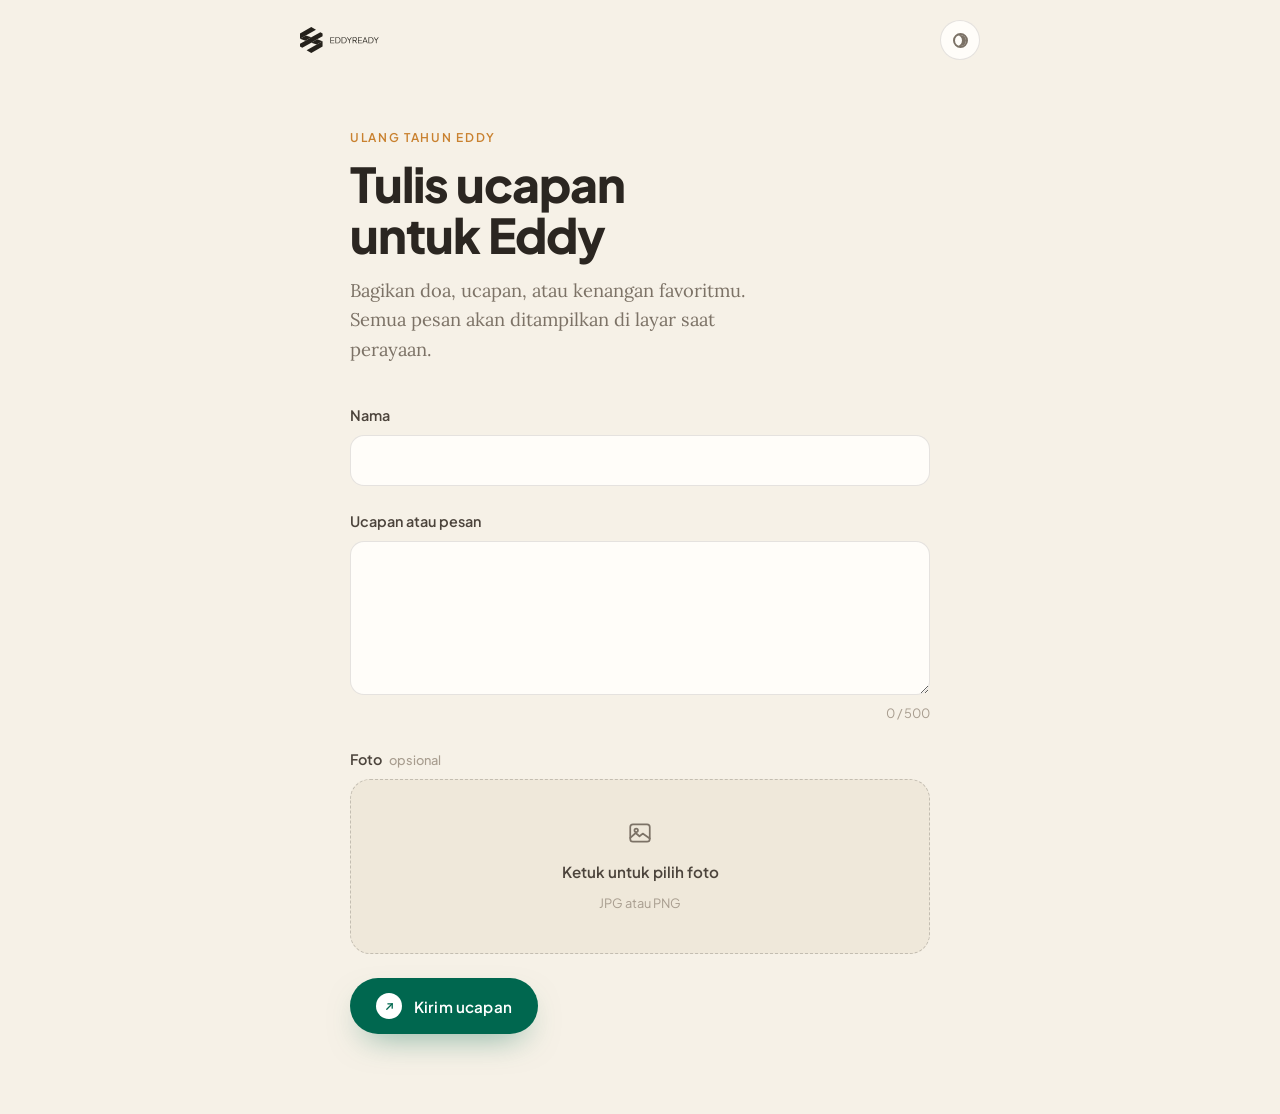
<file: kata-kata/index.html>
<!--
  kata-kata/index.html — the birthday message SUBMISSION form
  ============================================================
  Lives at /kata-kata (Netlify serves this folder's index.html there).
  This page does ONE thing: let someone send a birthday message (name +
  words + an optional photo). No message wall here — that's /ucapan.

  Asset paths are root-relative ("/assets/...") because this file sits in a
  subfolder; root-relative keeps them pointing at the same shared files the
  rest of the site uses.
-->
<!DOCTYPE html>
<html lang="id" data-page="form">
<head>
  <meta charset="UTF-8" />
  <meta name="viewport" content="width=device-width, initial-scale=1.0" />
  <title>Tulis Ucapan — EddyReady</title>
  <meta name="description" content="Kirim ucapan ulang tahun untuk Eddy. Tulis pesan, doa, atau kenangan favoritmu." />

  <!-- Apply a saved / URL-chosen theme BEFORE the page paints, so there's
       no flash of the wrong mode. This page has no hard default, so if the
       visitor hasn't chosen, it follows their device (OS) setting. -->
  <script>
    (function () {
      try {
        var p = new URLSearchParams(location.search).get("theme");
        var s = localStorage.getItem("er-theme");
        var c = p || s;
        if (c === "light" || c === "dark") {
          document.documentElement.setAttribute("data-theme", c);
        }
        if (p) localStorage.setItem("er-theme", p);
      } catch (e) {}
    })();
  </script>

  <link rel="icon" type="image/svg+xml" href="/assets/images/favicon.svg" />
  <link rel="apple-touch-icon" href="/assets/images/apple-touch-icon.png" />

  <!-- Fonts: Plus Jakarta Sans (UI) + Lora (serif, for prose/messages only) -->
  <link rel="preconnect" href="https://fonts.googleapis.com" />
  <link rel="preconnect" href="https://fonts.gstatic.com" crossorigin />
  <!-- Fonts load WITHOUT blocking first paint. A plain <link rel="stylesheet">
       to a third party is a single point of failure: if fonts.googleapis.com
       is slow or unreachable the browser shows nothing until it gives up,
       which looks like the page is stuck loading. The media="print" trick
       lets the page render immediately in the fallback font and swaps the
       webfont in when it arrives; <noscript> covers JS-disabled browsers. -->
  <link rel="preload" as="style" href="https://fonts.googleapis.com/css2?family=Plus+Jakarta+Sans:wght@400;500;600;700;800&family=Lora:ital,wght@0,400..600;1,400..600&display=swap" />
  <link rel="stylesheet" href="https://fonts.googleapis.com/css2?family=Plus+Jakarta+Sans:wght@400;500;600;700;800&family=Lora:ital,wght@0,400..600;1,400..600&display=swap" media="print" onload="this.media='all'" />
  <noscript><link rel="stylesheet" href="https://fonts.googleapis.com/css2?family=Plus+Jakarta+Sans:wght@400;500;600;700;800&family=Lora:ital,wght@0,400..600;1,400..600&display=swap" /></noscript>

  <!-- Shared brand tokens, then the warm light/dark layer, then this page. -->
  <link rel="stylesheet" href="/assets/css/tokens.css?v=1.0.3" />
  <link rel="stylesheet" href="/assets/css/warm.css?v=1.0.3" />
  <link rel="stylesheet" href="/assets/css/form.css?v=1.0.3" />
</head>
<body>

  <!-- Slim top bar: wordmark + theme toggle -->
  <header class="topbar">
    <a class="topbar-brand" href="/" aria-label="EddyReady — beranda">
      <img src="/assets/images/eddyready-logo-white.svg" alt="EddyReady" width="381" height="125" class="topbar-logo" />
    </a>
    <button class="theme-toggle" id="theme-toggle" type="button" aria-label="Ganti mode terang / gelap"></button>
  </header>

  <main class="form-page">

    <!-- The "stage" holds two panels — the form and the thank-you message —
         and crossfades between them on successful submit. -->
    <div class="stage" id="stage">

      <!-- ============ PANEL 1: the form ============ -->
      <section class="panel panel-form" id="panel-form" aria-labelledby="form-heading">
        <p class="eyebrow">Ulang tahun Eddy</p>
        <h1 class="form-heading" id="form-heading">Tulis ucapan<br />untuk Eddy</h1>
        <p class="form-lede">
          Bagikan doa, ucapan, atau kenangan favoritmu. Semua pesan akan
          ditampilkan di layar saat perayaan.
        </p>

        <form class="message-form" id="message-form" novalidate>

          <!-- Name -->
          <div class="field" data-field="name">
            <label class="field-label" for="name">Nama</label>
            <input class="field-input" id="name" name="name" type="text"
                   maxlength="60" autocomplete="name" required
                   aria-describedby="name-error" />
            <p class="field-error" id="name-error" role="alert" hidden></p>
          </div>

          <!-- Message -->
          <div class="field" data-field="message">
            <label class="field-label" for="message">Ucapan atau pesan</label>
            <textarea class="field-input field-textarea" id="message" name="message"
                      maxlength="500" rows="5" required
                      aria-describedby="message-error message-count"></textarea>
            <div class="field-meta">
              <p class="field-error" id="message-error" role="alert" hidden></p>
              <span class="char-count" id="message-count" aria-hidden="true">0 / 500</span>
            </div>
          </div>

          <!-- Photo (optional) -->
          <div class="field" data-field="photo">
            <span class="field-label" id="photo-label">
              Foto <span class="field-optional">opsional</span>
            </span>

            <!-- The real <input> is visually hidden; the dropzone <label>
                 is what people see and tap. On a phone, tapping opens the
                 photo picker (camera or library). -->
            <input class="visually-hidden" id="photo" name="photo" type="file"
                   accept="image/*" aria-describedby="photo-error" />

            <label class="dropzone" id="dropzone" for="photo">
              <span class="dropzone-icon" aria-hidden="true">
                <!-- simple "image" glyph — a framed picture with a sun/hill -->
                <svg width="26" height="26" viewBox="0 0 24 24" fill="none"
                     stroke="currentColor" stroke-width="1.6"
                     stroke-linecap="round" stroke-linejoin="round">
                  <rect x="3" y="4" width="18" height="16" rx="2.5" />
                  <circle cx="8.5" cy="9.5" r="1.6" />
                  <path d="M3 16.5 8 12l3.5 3 3-2.5L21 17" />
                </svg>
              </span>
              <span class="dropzone-text">Ketuk untuk pilih foto</span>
              <span class="dropzone-hint">JPG atau PNG</span>
            </label>

            <!-- Preview state — revealed once a photo is chosen. -->
            <div class="photo-preview" id="photo-preview" hidden>
              <div class="photo-preview-frame">
                <img class="photo-preview-img" id="photo-preview-img" alt="Pratinjau foto yang dipilih" />
                <!-- A slim progress bar along the bottom of the still-visible
                     photo during upload — see form.js. -->
                <div class="upload-veil" id="upload-veil" aria-hidden="true" hidden>
                  <div class="upload-bar-fill" id="upload-fill"></div>
                </div>
              </div>
              <div class="photo-preview-meta">
                <span class="photo-name" id="photo-name"></span>
                <button class="photo-remove" id="photo-remove" type="button">Hapus</button>
              </div>
            </div>

            <p class="field-error" id="photo-error" role="alert" hidden></p>
          </div>

          <!-- Submit — a real state machine (idle → sending → success),
               not just a disabled button. The label crossfades between
               states; see form.js. -->
          <button class="submit-btn" id="submit-btn" type="submit">
            <span class="submit-btn-inner" id="submit-btn-inner">
              <span class="submit-btn-dot" aria-hidden="true">
                <svg width="13" height="13" viewBox="0 0 24 24" fill="none"
                     stroke="currentColor" stroke-width="2.4"
                     stroke-linecap="round" stroke-linejoin="round">
                  <path d="M7 17 17 7" /><path d="M9 7h8v8" />
                </svg>
              </span>
              <span class="submit-btn-label" id="submit-btn-label">Kirim ucapan</span>
            </span>
          </button>

          <!-- A place for "something went wrong" messages after submit. -->
          <p class="form-error" id="form-error" role="alert" hidden></p>
        </form>
      </section>

      <!-- ============ PANEL 2: the thank-you (hidden until success) ============ -->
      <section class="panel panel-thanks" id="panel-thanks" hidden aria-labelledby="thanks-heading">
        <span class="thanks-mark" aria-hidden="true">
          <!-- a hand-drawn check inside a soft ring -->
          <svg width="34" height="34" viewBox="0 0 24 24" fill="none"
               stroke="currentColor" stroke-width="2"
               stroke-linecap="round" stroke-linejoin="round">
            <path d="M5 12.5 10 17.5 19.5 7" />
          </svg>
        </span>
        <h2 class="thanks-heading" id="thanks-heading">Ucapanmu sudah terkirim</h2>
        <p class="thanks-lede">
          Terima kasih sudah ikut merayakan. Pesanmu akan muncul di layar
          perayaan bersama ucapan yang lain.
        </p>
        <div class="thanks-actions">
          <button class="text-btn" id="write-again" type="button">Tulis ucapan lain</button>
          <a class="text-btn text-btn-quiet" href="/ucapan">Lihat semua ucapan</a>
        </div>
      </section>

    </div>
  </main>

  <script type="module" src="/assets/js/form.js?v=1.0.3"></script>
</body>
</html>
</file>
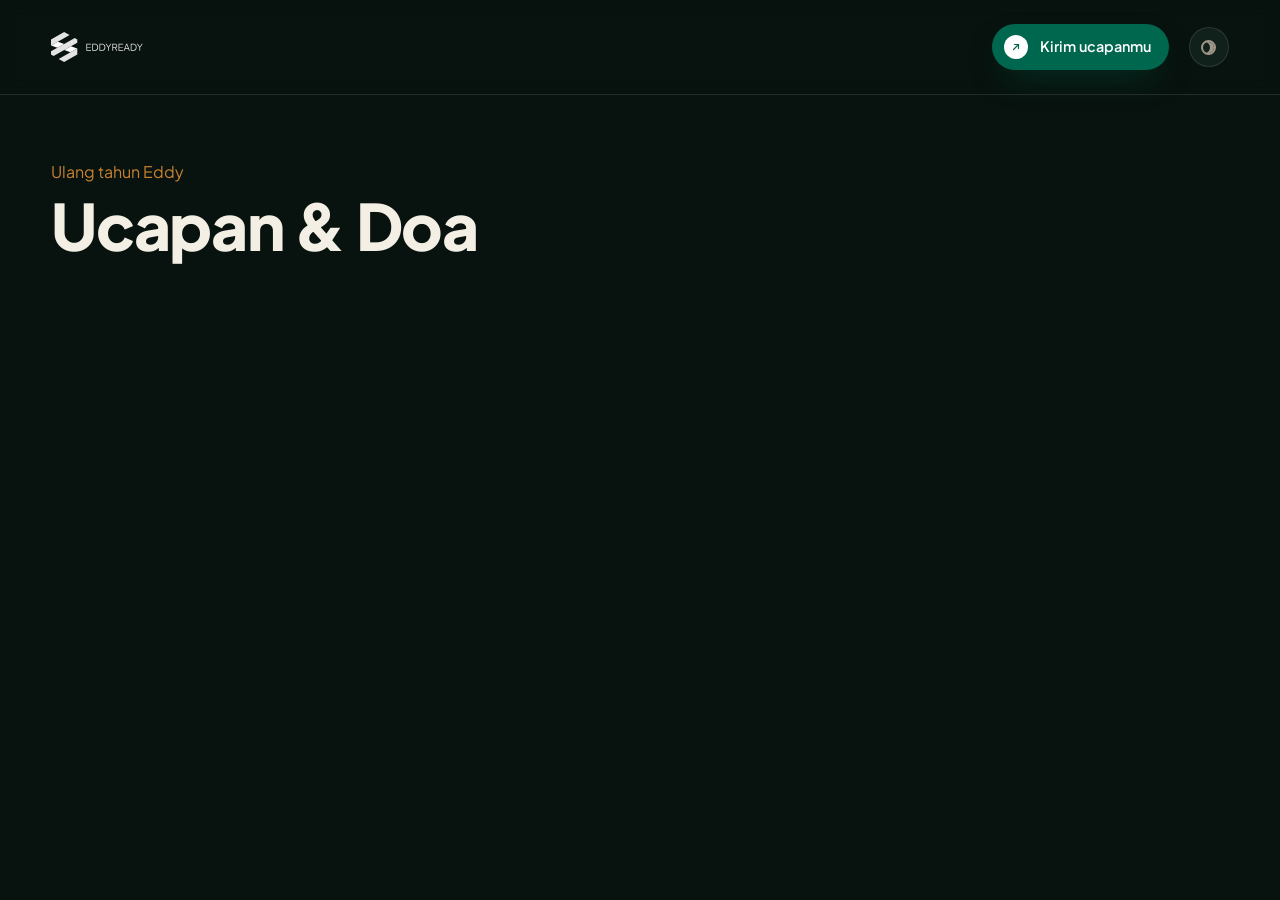
<file: ucapan/index.html>
<!--
  ucapan/index.html — the birthday message DISPLAY WALL
  =====================================================
  Lives at /ucapan. Shows every submitted message as a card, newest first,
  and subscribes to Supabase Realtime so new submissions animate in live —
  no refresh. Built to be projected on a screen during the event: large,
  high-contrast, readable from across a room. Defaults to the dark forest
  look (best on a projector); a toggle / ?theme=light still switches it.
-->
<!DOCTYPE html>
<html lang="id" data-page="wall">
<head>
  <meta charset="UTF-8" />
  <meta name="viewport" content="width=device-width, initial-scale=1.0" />
  <title>Ucapan untuk Eddy — EddyReady</title>
  <meta name="description" content="Dinding ucapan ulang tahun untuk Eddy — semua pesan dan doa dari teman dan keluarga." />

  <!-- Apply the theme BEFORE paint. This page HARD-DEFAULTS to dark (for the
       projector), unless a saved choice or ?theme= overrides it. -->
  <script>
    (function () {
      try {
        var p = new URLSearchParams(location.search).get("theme");
        var s = localStorage.getItem("er-theme");
        var c = p || s || "dark"; // ← wall defaults to dark
        if (c === "light" || c === "dark") {
          document.documentElement.setAttribute("data-theme", c);
        }
        if (p) localStorage.setItem("er-theme", p);
      } catch (e) {
        document.documentElement.setAttribute("data-theme", "dark");
      }
    })();
  </script>

  <link rel="icon" type="image/svg+xml" href="/assets/images/favicon.svg" />
  <link rel="apple-touch-icon" href="/assets/images/apple-touch-icon.png" />

  <link rel="preconnect" href="https://fonts.googleapis.com" />
  <link rel="preconnect" href="https://fonts.gstatic.com" crossorigin />
  <!-- Fonts load WITHOUT blocking first paint. A plain <link rel="stylesheet">
       to a third party is a single point of failure: if fonts.googleapis.com
       is slow or unreachable the browser shows nothing until it gives up,
       which looks like the page is stuck loading. The media="print" trick
       lets the page render immediately in the fallback font and swaps the
       webfont in when it arrives; <noscript> covers JS-disabled browsers. -->
  <link rel="preload" as="style" href="https://fonts.googleapis.com/css2?family=Plus+Jakarta+Sans:wght@400;500;600;700;800&family=Lora:ital,wght@0,400..600;1,400..600&display=swap" />
  <link rel="stylesheet" href="https://fonts.googleapis.com/css2?family=Plus+Jakarta+Sans:wght@400;500;600;700;800&family=Lora:ital,wght@0,400..600;1,400..600&display=swap" media="print" onload="this.media='all'" />
  <noscript><link rel="stylesheet" href="https://fonts.googleapis.com/css2?family=Plus+Jakarta+Sans:wght@400;500;600;700;800&family=Lora:ital,wght@0,400..600;1,400..600&display=swap" /></noscript>

  <link rel="stylesheet" href="/assets/css/tokens.css?v=1.0.3" />
  <link rel="stylesheet" href="/assets/css/warm.css?v=1.0.3" />
  <link rel="stylesheet" href="/assets/css/wall.css?v=1.0.3" />
</head>
<body>

  <header class="wall-header">
    <!-- Clicking the logo goes back to the home page. -->
    <a class="wall-logo-link" href="/" aria-label="EddyReady — beranda">
      <img src="/assets/images/eddyready-logo-white.svg" alt="EddyReady" width="381" height="125" class="wall-logo" />
    </a>

    <div class="wall-header-aside">
      <!-- "Kirim ucapanmu" is now a button to the submission page, with no
           raw URL shown. -->
      <a class="wall-submit-btn" href="/kata-kata">
        <span class="wall-submit-dot" aria-hidden="true">
          <svg width="12" height="12" viewBox="0 0 24 24" fill="none" stroke="currentColor" stroke-width="2.4" stroke-linecap="round" stroke-linejoin="round">
            <path d="M7 17 17 7" /><path d="M9 7h8v8" />
          </svg>
        </span>
        Kirim ucapanmu
      </a>
      <button class="theme-toggle" id="theme-toggle" type="button" aria-label="Ganti mode terang / gelap"></button>
    </div>
  </header>

  <!-- Title block, now its own section below the header bar. -->
  <section class="wall-intro">
    <p class="eyebrow">Ulang tahun Eddy</p>
    <h1 class="wall-title">Ucapan &amp; Doa</h1>
  </section>

  <main class="wall">
    <!-- Cards are injected here by wall.js, newest first. -->
    <div class="wall-grid" id="wall-grid" aria-live="polite" aria-label="Ucapan ulang tahun"></div>

    <!-- Shown when there are no messages yet. -->
    <div class="wall-empty" id="wall-empty" hidden>
      <p class="wall-empty-title">Belum ada ucapan</p>
      <p class="wall-empty-lede">Jadilah yang pertama mengirim ucapan di eddyready.id/kata-kata</p>
    </div>

    <!-- Shown if the Supabase keys haven't been filled in yet. -->
    <div class="wall-notice" id="wall-notice" hidden>
      <p class="wall-notice-title">Dinding belum terhubung ke database</p>
      <p class="wall-notice-lede">Isi kunci Supabase di assets/js/supabase-config.js (lihat SUPABASE-SETUP.md).</p>
    </div>
  </main>

  <script type="module" src="/assets/js/wall.js?v=1.0.3"></script>
</body>
</html>
</file>
<file: assets/css/tokens.css>
/* ==========================================================================
   TOKENS.CSS — the EddyReady design system's shared values
   ==========================================================================

   WHAT IS THIS FILE, IN PLAIN TERMS?
   -----------------------------------
   A "design token" is just a named value — a color, a font size, a spacing
   amount — stored once so every page can reuse the same value instead of
   retyping it. In CSS these are called "custom properties" (a.k.a. CSS
   variables) and look like `--this-name: value;`.

   You define them once here, inside `:root` (which means "the whole page"),
   and then anywhere else in your CSS you can write `var(--this-name)`
   instead of the raw value. Two big benefits for a beginner:
     1. You only have to change a color/size in ONE place to update the
        whole site.
     2. It matches the values already decided in
        "EddyReady Design System/tokens/" — so if Eddy's designer hands you
        more pages later, they'll look consistent with this one.

   This file is a trimmed, single-file copy of that design system's token
   files (colors.css, typography.css, spacing.css, radii.css, motion.css,
   elevation.css, base.css) with extra beginner comments. Nothing here is
   invented — every value is copied from that source folder.

   You should NOT need to edit this file often. Page-specific styling
   (layout, the countdown box, the button, etc.) lives in `style.css`
   instead — keep that separation as the site grows.
   ========================================================================== */


/* --------------------------------------------------------------------------
   FONTS
   Plus Jakarta Sans is the typeface used everywhere (headings, body, UI).
   JetBrains Mono is reserved for numbers/technical detail on future pages
   (nothing on this particular page uses it yet). Both are loaded free from
   Google Fonts — but the actual loading now happens via <link> tags in
   index.html's <head>, not an @import here. Why: @import inside a
   stylesheet is "render-blocking" — the browser has to fully fetch the
   imported font CSS before it can finish processing the rest of this file,
   which delays the whole page's first paint. A <link rel="stylesheet">
   in the HTML doesn't have that problem, and pairing it with
   <link rel="preconnect"> lets the browser open the connection to
   Google Fonts' servers earlier, in parallel with everything else.
   -------------------------------------------------------------------------- */

:root {

  /* ------------------------------------------------------------------------
     COLOR — "Ink" scale (near-black neutrals the whole site sits on)
     ------------------------------------------------------------------------ */
  --ink-1000:#070707; --ink-950:#0B0B0B; --ink-900:#101010; --ink-850:#151515;
  --ink-800:#1A1A1A;  --ink-700:#212121; --ink-600:#2A2A2A; --ink-500:#333333;
  --ink-400:#4A4A4A;  --ink-300:#6E6E6E; --ink-200:#9B9B9B; --ink-100:#C9C9C9;
  --ink-050:#E6E6E6;  --ink-000:#FFFFFF;

  /* COLOR — "Pine" is the ONE brand accent color (a deep green), used for
     buttons, links and highlighted words. It matches the real EddyReady
     logo green almost exactly (#016740 in the logo file vs #00674F here). */
  --pine-700:#004635; --pine-600:#005741; --pine-500:#00674F; --pine-400:#0A8467;
  --pine-300:#4FB198; --pine-200:#A8DCCC; --pine-100:#E2F2ED;

  /* COLOR — status colors exist for later (e.g. form errors) but are not
     used for decoration anywhere on this page. */
  --leaf-500:#3FA96B; --amber-500:#E8A32A; --rose-500:#E0533D;

  /* COLOR — "semantic" names: instead of styling with raw colors like
     `var(--ink-950)` everywhere, we say what the color is FOR. This is the
     layer you'll actually use in style.css. */
  --bg-page:var(--ink-950);           /* the page background */
  --bg-surface:var(--ink-900);
  --bg-raised:var(--ink-850);
  --bg-card:var(--ink-800);           /* background for boxed elements, e.g. the countdown cells */
  --bg-inset:var(--ink-1000);
  --bg-accent:var(--pine-500);        /* solid brand-green fill (buttons) */
  --bg-accent-hover:var(--pine-400);
  --bg-accent-press:var(--pine-600);
  --bg-ghost-hover:rgba(255,255,255,.06);

  --text-primary:var(--ink-000);      /* headline white */
  --text-body:var(--ink-100);         /* paragraph text */
  --text-muted:var(--ink-200);        /* captions / secondary text */
  --text-faint:var(--ink-300);
  --text-accent:var(--pine-300);      /* pine text on a dark background — pine-500 is
                                          too dark to read as text, so pine-300 is used
                                          instead whenever green TEXT is needed */
  --text-on-accent:#FFFFFF;           /* text color placed ON TOP of a pine fill */

  --border-hairline:rgba(255,255,255,.07);
  --border-subtle:rgba(255,255,255,.10);
  --border-strong:rgba(255,255,255,.18);
  --border-accent:var(--pine-400);

  --focus-ring:var(--pine-400);       /* the outline shown when tabbing with a keyboard */

  /* A top "sheen" available for raised cards/panels later */
  --grad-card-top:linear-gradient(180deg, rgba(255,255,255,.05) 0%, rgba(255,255,255,0) 60%);


  /* ------------------------------------------------------------------------
     TYPE — fonts, sizes, line-heights, weights, letter-spacing
     ------------------------------------------------------------------------ */
  --font-display:"Plus Jakarta Sans","Helvetica Neue",Helvetica,sans-serif;
  --font-body:"Plus Jakarta Sans","Helvetica Neue",Helvetica,sans-serif;
  --font-mono:"JetBrains Mono",ui-monospace,SFMono-Regular,monospace;

  /* Sizes below are the design system's desktop values (a 1440px-wide
     canvas). style.css scales these DOWN for small phones with a
     media query — see "RESPONSIVE TYPE" in style.css. */
  --fs-display-1:112px; --fs-display-2:76px; --fs-display-3:56px;
  --fs-h1:44px; --fs-h2:34px; --fs-h3:26px; --fs-h4:20px;
  --fs-body-lg:18px; --fs-body:16px; --fs-body-sm:14px; --fs-caption:13px; --fs-micro:11px;

  --lh-tight:0.94; --lh-display:1.04; --lh-heading:1.16; --lh-body:1.6; --lh-relaxed:1.75;

  --fw-thin:200; --fw-light:300; --fw-regular:400; --fw-medium:500; --fw-semibold:600; --fw-bold:700;

  /* Letter-spacing ("tracking"). The logo's wordmark is set very wide
     (0.22em) — that value is reserved for the wordmark only. */
  --tr-wordmark:0.22em; --tr-eyebrow:0.16em; --tr-label:0.06em; --tr-normal:0em; --tr-display:-0.03em;


  /* ------------------------------------------------------------------------
     SPACING — a fixed scale, so gaps/padding stay consistent and rhythmic
     instead of ad-hoc pixel values everywhere.
     ------------------------------------------------------------------------ */
  --space-0:0px;  --space-1:4px;  --space-2:8px;  --space-3:12px; --space-4:16px;
  --space-5:20px; --space-6:24px; --space-7:32px; --space-8:40px; --space-9:48px;
  --space-10:64px; --space-11:80px; --space-12:104px; --space-13:136px; --space-14:180px;

  --gutter:24px;
  --pad-card:24px; --pad-card-lg:32px; --pad-control-x:22px; --pad-control-y:13px;
  --section-y:104px; --section-y-lg:136px;
  --page-max:1200px; /* the widest the main content column ever gets, on big screens */


  /* ------------------------------------------------------------------------
     SHAPE — corner rounding
     ------------------------------------------------------------------------ */
  --radius-xs:6px; --radius-sm:10px; --radius-md:14px; --radius-lg:20px; --radius-xl:28px;
  --radius-card:20px; --radius-pill:999px; /* 999px = "as round as possible", used for pill buttons */
  --border-w:1px;


  /* ------------------------------------------------------------------------
     SHADOW
     ------------------------------------------------------------------------ */
  --shadow-card:0 12px 32px -12px rgba(0,0,0,.7);
  --shadow-raised:0 24px 60px -20px rgba(0,0,0,.8); /* bigger, softer shadow for things that float above the page, like the birthday pop-up */
  --shadow-accent:0 14px 34px -14px rgba(0,103,79,.55); /* the green glow under the primary button */


  /* ------------------------------------------------------------------------
     MOTION — animation durations & easing curves, so hovers/transitions
     feel the same everywhere instead of each being hand-tuned.
     ------------------------------------------------------------------------ */
  --dur-fast:120ms; --dur-base:200ms; --dur-slow:340ms;
  --ease-out:cubic-bezier(.22,.61,.36,1);
  --press-scale:0.97; /* how much a button shrinks when clicked/tapped */
}

/* Respect visitors who've asked their OS for reduced motion (accessibility) —
   this instantly makes all animations/transitions on the page snap instead
   of easing, system-wide, just by zeroing the duration tokens above. */
@media (prefers-reduced-motion: reduce) {
  :root { --dur-fast:0ms; --dur-base:0ms; --dur-slow:0ms; }
}


/* ==========================================================================
   BASE RESET — small global defaults every browser needs nudged into line
   ========================================================================== */

/* Makes width/height calculations include padding+border, which is far more
   predictable than the browser default. This one rule prevents a LOT of
   "why is this box bigger than I expected" confusion for beginners. */
*, *::before, *::after { box-sizing: border-box; }

/* Remove the tiny default margins browsers put on <body>, <h1>, <p> — we'll
   set spacing on purpose in style.css instead of fighting invisible defaults. */
body, h1, p { margin: 0; }

body {
  background: var(--bg-page);
  color: var(--text-body);
  font-family: var(--font-body);
  font-size: var(--fs-body);
  line-height: var(--lh-body);
  -webkit-font-smoothing: antialiased; /* smoother text rendering on Mac/iOS */
}

h1 {
  color: var(--text-primary);
  font-family: var(--font-display);
  letter-spacing: var(--tr-display);
}

a { color: var(--text-accent); text-decoration: none; }

/* Highlight color when a visitor selects/drags over text on the page */
::selection { background: var(--pine-500); color: var(--text-on-accent); }

/* The outline shown when navigating with a keyboard (Tab key) — important
   for accessibility, do not remove without replacing it with something. */
:focus-visible { outline: 2px solid var(--focus-ring); outline-offset: 2px; }
</file>
<file: assets/css/warm.css>
/* ==========================================================================
   WARM.CSS — the "celebration" theme layer (light + dark) for the two
   birthday-message pages: /kata-kata (the form) and /ucapan (the wall)
   ==========================================================================

   HOW THIS FITS WITH THE REST OF THE SITE
   ----------------------------------------
   The coming-soon page (index.html) is dark-only and uses tokens.css +
   style.css. Those files are left completely untouched so that page can't
   break. These two NEW pages instead load:

       tokens.css   (shared brand tokens: the Pine green scale, Plus Jakarta
                     font, the spacing/radii/motion scales, the CSS reset)
       warm.css     (THIS file — adds the warm cream/forest palette, the
                     Lora serif, the honey accent, and full light+dark mode)
       form.css / wall.css   (the individual page's own layout)

   So we reuse the shared brand values (green, spacing rhythm, motion
   curves) and add a warmer, light-capable skin on top. Nothing here
   changes what the coming-soon page renders.

   HOW LIGHT / DARK WORKS
   -----------------------
   Colors are named by ROLE ("--canvas", "--ink") not by value, and the
   values flip based on mode. Three things decide the mode, in priority
   order (highest wins):
     1. A manual choice saved in the browser (the theme toggle button, or
        a "?theme=light" / "?theme=dark" link — handy for the projector).
     2. A per-page default (the wall hard-defaults to dark for projection;
        the form has no hard default).
     3. The visitor's OS setting (prefers-color-scheme).
   A tiny inline script in each page's <head> applies 1 and 2 before the
   page paints (so there's no light-to-dark "flash"); rule 3 is handled
   here in CSS by the @media block below.
   ========================================================================== */


/* --------------------------------------------------------------------------
   FONTS
   Plus Jakarta Sans (headings + all UI) is already loaded via <link> in the
   page <head>. Lora (a warm serif) is added there too, and is used ONLY for
   body prose and the birthday messages themselves — never for buttons,
   labels, or any UI chrome, per the brand rules.
   -------------------------------------------------------------------------- */
:root {
  --font-serif: "Lora", Georgia, "Times New Roman", serif;

  /* HONEY / AMBER — for rare emphasis only (an eyebrow flourish, the
     "just arrived" highlight on the wall). NEVER a button color. */
  --honey: #C9812F;
  --honey-soft: rgba(201, 129, 47, 0.16);

  /* ------------------------------------------------------------------------
     LIGHT MODE (the base — warm cream canvas, warm near-black text)
     "Warm" grays mean brown-tinted, never blue-tinted.
     ------------------------------------------------------------------------ */
  --canvas: #F6F1E7;       /* the page background — warm cream */
  --surface: #FFFDF9;      /* raised panels, form fields — warm near-white */
  --surface-2: #EFE8DA;    /* recessed "wells" (e.g. the empty photo dropzone) */

  --ink: #2B2621;          /* primary text — warm near-black */
  --ink-soft: #4C443C;     /* body text */
  --ink-muted: #7C7266;    /* secondary / helper text */
  --ink-faint: #A89D8F;    /* faintest text, placeholders */

  --line: rgba(43, 38, 33, 0.12);        /* hairline borders */
  --line-strong: rgba(43, 38, 33, 0.22); /* stronger borders */

  /* Green that adapts: on a light canvas, the deep Pine reads as text; the
     button FILL stays the same deep Pine in both modes (white text on it). */
  --accent: var(--pine-500);        /* #00674F — button fills, focus rings */
  --accent-press: var(--pine-600);  /* pressed button */
  --accent-text: var(--pine-500);   /* green used as TEXT / links on light */

  /* Validation: a warm terracotta, not a cold generic red — stays on-brand
     warm while still clearly reading as "needs attention". */
  --alert: #B4472B;
  --alert-soft: rgba(180, 71, 43, 0.12);

  /* Soft shadows, warm-tinted (not the usual cold black) */
  --shadow-soft: 0 1px 2px rgba(43, 38, 33, 0.06), 0 8px 24px -12px rgba(43, 38, 33, 0.18);
  --shadow-lift: 0 2px 4px rgba(43, 38, 33, 0.08), 0 20px 48px -20px rgba(43, 38, 33, 0.30);

  /* ------------------------------------------------------------------------
     THE WALL'S CARDS ARE ALWAYS CREAM (in BOTH modes)
     The wall look you chose is "deep forest background with cream cards", so
     these card tokens do NOT flip with light/dark — the card face stays a
     warm cream with warm-dark text whether the canvas behind it is forest
     (dark mode) or lighter cream (light mode). Only the canvas flips.
     ------------------------------------------------------------------------ */
  --card-cream: #F8F4EB;
  --card-cream-raised: #FEFCF6;
  --card-cream-ink: #2B2621;
  --card-cream-soft: #4C443C;
  --card-cream-muted: #877C6E;
  --card-cream-line: rgba(43, 38, 33, 0.10);
}

/* DARK MODE — applied two ways so both the manual toggle AND the OS setting
   work:
     • :root[data-theme="dark"]         → explicit choice (toggle / URL / wall default)
     • :root:not([data-theme]) @media   → OS is in dark mode AND no explicit choice made
   Both blocks set the same values. */
:root[data-theme="dark"] {
  --canvas: #08130F;       /* deep forest, near-black with a green undertone */
  --surface: #10201A;      /* lifted forest surface (form fields in dark) */
  --surface-2: #0C1813;

  --ink: #F4EFE4;          /* warm cream text */
  --ink-soft: #D9D1C3;
  --ink-muted: #9E9688;
  --ink-faint: #6E685D;

  --line: rgba(244, 239, 228, 0.12);
  --line-strong: rgba(244, 239, 228, 0.22);

  --accent-text: var(--pine-300); /* #4FB198 — lighter green reads better on dark */

  --alert: #E0866A;               /* lighter warm terracotta for dark bg */
  --alert-soft: rgba(224, 134, 106, 0.14);

  --shadow-soft: 0 1px 2px rgba(0, 0, 0, 0.4), 0 8px 24px -12px rgba(0, 0, 0, 0.6);
  --shadow-lift: 0 2px 4px rgba(0, 0, 0, 0.5), 0 24px 60px -20px rgba(0, 0, 0, 0.75);
  /* (card-cream-* deliberately NOT redefined here — cream cards stay cream) */
}

@media (prefers-color-scheme: dark) {
  :root:not([data-theme]) {
    --canvas: #08130F;
    --surface: #10201A;
    --surface-2: #0C1813;

    --ink: #F4EFE4;
    --ink-soft: #D9D1C3;
    --ink-muted: #9E9688;
    --ink-faint: #6E685D;

    --line: rgba(244, 239, 228, 0.12);
    --line-strong: rgba(244, 239, 228, 0.22);

    --accent-text: var(--pine-300);

    --alert: #E0866A;
    --alert-soft: rgba(224, 134, 106, 0.14);

    --shadow-soft: 0 1px 2px rgba(0, 0, 0, 0.4), 0 8px 24px -12px rgba(0, 0, 0, 0.6);
    --shadow-lift: 0 2px 4px rgba(0, 0, 0, 0.5), 0 24px 60px -20px rgba(0, 0, 0, 0.75);
  }
}


/* --------------------------------------------------------------------------
   [hidden] MUST ACTUALLY HIDE
   The browser's built-in rule is `[hidden] { display: none }`, but that is a
   very weak default: any element we also give `display: flex` (or grid)
   silently overrides it, so setting `hidden` in HTML or JS stops working.
   That is what made an empty, broken photo-preview box show up on the
   /kata-kata form before a photo was even chosen, and left the "pick a
   photo" dropzone on screen after one was. This makes `hidden` win.
   -------------------------------------------------------------------------- */
[hidden] { display: none !important; }


/* --------------------------------------------------------------------------
   BASE — apply the warm canvas to the page.
   tokens.css's reset already set body to the DARK coming-soon background;
   because warm.css loads after it, these win for the new pages only.
   -------------------------------------------------------------------------- */
body {
  background: var(--canvas);
  color: var(--ink-soft);
  font-family: var(--font-body); /* Plus Jakarta — from tokens.css */
  /* Smooth the mode flip when someone toggles, but keep it quick. Only
     color-ish properties transition; never layout. */
  transition: background-color var(--dur-base) var(--ease-out),
              color var(--dur-base) var(--ease-out);
}

/* Headings use the display font (Plus Jakarta) and warm ink by default. */
h1, h2, h3, h4 {
  color: var(--ink);
  font-family: var(--font-display);
}

/* Links default to the adaptive green. */
a { color: var(--accent-text); }


/* --------------------------------------------------------------------------
   THEME TOGGLE BUTTON — a small, unobtrusive control shared by both pages.
   Two little "sun"/"moon" style dots; we swap which is shown via CSS so
   there's no icon library and no emoji.
   -------------------------------------------------------------------------- */
.theme-toggle {
  display: inline-grid;
  place-items: center;
  width: 40px;
  height: 40px;
  border-radius: var(--radius-pill);
  border: 1px solid var(--line);
  background: var(--surface);
  color: var(--ink-muted);
  cursor: pointer;
  transition: transform var(--dur-fast) var(--ease-out),
              border-color var(--dur-base) var(--ease-out),
              color var(--dur-base) var(--ease-out);
}
.theme-toggle:active { transform: scale(var(--press-scale)); }

@media (hover: hover) and (pointer: fine) {
  .theme-toggle:hover { border-color: var(--line-strong); color: var(--ink); }
}

/* The toggle shows a filled circle (represents the OPPOSITE mode you'd switch
   to). We draw it with a bordered ring + inner dot; the ring becomes a
   crescent in dark mode via a small offset shadow. Purely CSS, no assets. */
.theme-toggle::before {
  content: "";
  width: 15px;
  height: 15px;
  border-radius: 50%;
  border: 2px solid currentColor;
  box-shadow: inset 0 0 0 6px transparent;
  transition: box-shadow var(--dur-base) var(--ease-out);
}
:root[data-theme="dark"] .theme-toggle::before,
:root:not([data-theme]) .theme-toggle::before {
  /* crescent hint in dark mode */
  box-shadow: inset -4px 0 0 0 currentColor;
}
@media (prefers-color-scheme: dark) {
  :root:not([data-theme]) .theme-toggle::before {
    box-shadow: inset -4px 0 0 0 currentColor;
  }
}

/* Respect reduced motion everywhere on these pages: keep color/opacity, drop
   movement. (tokens.css already zeroes the duration variables under reduced
   motion, so most transitions here flatten automatically. This block also
   neutralizes any transform-based motion the page CSS may add.) */
@media (prefers-reduced-motion: reduce) {
  * {
    scroll-behavior: auto !important;
  }
}
</file>
<file: assets/css/form.css>
/* ==========================================================================
   FORM.CSS — /kata-kata (the birthday message submission form)
   ==========================================================================
   Mobile-first. Base rules are the phone layout; the @media blocks at the
   bottom add breathing room on wider screens.

   Colors come from warm.css (--canvas, --ink, --accent, --honey…). Spacing,
   radii, motion curves and the font come from tokens.css.
   ========================================================================== */


/* A11y helper: hides an element visually but keeps it available to screen
   readers and to <label for>. Used on the real file <input>. */
.visually-hidden {
  position: absolute;
  width: 1px; height: 1px;
  padding: 0; margin: -1px;
  overflow: hidden;
  clip: rect(0, 0, 0, 0);
  white-space: nowrap;
  border: 0;
}


/* --------------------------------------------------------------------------
   TOP BAR
   -------------------------------------------------------------------------- */
.topbar {
  display: flex;
  align-items: center;
  justify-content: space-between;
  padding: var(--space-5) var(--space-5);
  max-width: 720px;
  margin: 0 auto;
}
.topbar-logo {
  height: 24px;
  width: auto;
  display: block;
  /* The logo art is near-white; on a light canvas it would vanish, so in
     light mode we darken it to the warm ink color using a filter. In dark
     mode it stays as-is. */
  filter: none;
}
:root:not([data-theme="dark"]) .topbar-logo {
  /* invert the light logo to dark for the cream canvas */
  filter: brightness(0) saturate(100%) invert(13%) sepia(8%) saturate(900%) hue-rotate(1deg);
}
@media (prefers-color-scheme: dark) {
  :root:not([data-theme="light"]) .topbar-logo { filter: none; }
}


/* --------------------------------------------------------------------------
   PAGE + STAGE
   The stage stacks the form panel and the thank-you panel in the SAME grid
   cell, so we can crossfade between them with no layout jump.
   -------------------------------------------------------------------------- */
.form-page {
  padding: var(--space-4) var(--space-5) var(--space-11);
  max-width: 620px;
  margin: 0 auto;
}
.stage {
  display: grid;
  grid-template-areas: "stack";
}
.panel {
  grid-area: stack; /* every panel occupies the one shared cell */
}

/* Crossfade: the inactive panel is faded, slightly scaled, blurred, and
   click-through. Blur masks the crossfade so the two panels read as one
   smooth transformation instead of two things overlapping (a trick from
   the design-engineering playbook). */
.panel {
  transition:
    opacity var(--dur-slow) var(--ease-out),
    transform var(--dur-slow) var(--ease-out),
    filter var(--dur-slow) var(--ease-out);
}
.panel-thanks {
  opacity: 0;
  transform: scale(0.98);
  filter: blur(6px);
  pointer-events: none;
}
/* When the stage switches to the "thanks" state (set by form.js on a
   successful submit), swap which panel is present. */
.stage[data-state="thanks"] .panel-form {
  opacity: 0;
  transform: scale(0.98);
  filter: blur(6px);
  pointer-events: none;
}
.stage[data-state="thanks"] .panel-thanks {
  opacity: 1;
  transform: scale(1);
  filter: blur(0);
  pointer-events: auto;
}


/* --------------------------------------------------------------------------
   HEADER COPY
   -------------------------------------------------------------------------- */
.eyebrow {
  font-family: var(--font-body);
  font-weight: 600;
  font-size: 12px;
  letter-spacing: 0.14em;
  text-transform: uppercase;
  color: var(--honey);          /* honey used as a rare, small flourish */
  margin: var(--space-6) 0 var(--space-3);
}
.form-heading {
  font-family: var(--font-display);
  font-weight: 800;
  font-size: clamp(2.1rem, 9vw, 3rem);
  line-height: 1.05;
  letter-spacing: -0.02em;
  color: var(--ink);
  margin: 0 0 var(--space-4);
}
.form-lede {
  font-family: var(--font-serif); /* Lora — prose only */
  font-size: 1.05rem;
  line-height: 1.6;
  color: var(--ink-muted);
  max-width: 40ch;
  margin: 0 0 var(--space-8);
}


/* --------------------------------------------------------------------------
   FORM FIELDS
   Considered focus: the label shifts to green and the input grows a soft
   green ring. Only color/shadow transition — no layout movement.
   -------------------------------------------------------------------------- */
.message-form { display: flex; flex-direction: column; gap: var(--space-6); }

.field { display: flex; flex-direction: column; gap: var(--space-2); }

.field-label {
  font-family: var(--font-body);
  font-weight: 600;
  font-size: 0.9rem;
  color: var(--ink-soft);
  transition: color var(--dur-base) var(--ease-out);
}
.field-optional {
  font-weight: 500;
  font-size: 0.8rem;
  color: var(--ink-faint);
  margin-left: var(--space-1);
}

.field-input {
  font-family: var(--font-body);
  font-size: 1rem;
  color: var(--ink);
  background: var(--surface);
  border: 1.5px solid var(--line);
  border-radius: var(--radius-md);
  padding: 14px 16px;
  width: 100%;
  transition:
    border-color var(--dur-base) var(--ease-out),
    box-shadow var(--dur-base) var(--ease-out),
    background-color var(--dur-base) var(--ease-out);
  /* remove the browser's own focus outline; we provide a stronger, on-brand
     ring below (still fully keyboard-visible). */
  outline: none;
}
.field-input::placeholder { color: var(--ink-faint); }

.field-textarea {
  resize: vertical;
  min-height: 120px;
  line-height: 1.55;
  /* Same font as the Name field (Plus Jakarta, inherited from .field-input)
     so both fields read consistently while typing. */
}

/* Focus: label turns green, field gets a green border + soft ring. */
.field:focus-within .field-label { color: var(--accent-text); }
.field-input:focus-visible {
  border-color: var(--accent);
  box-shadow: 0 0 0 4px var(--honey-soft); /* soft halo; honey-soft is a warm neutral tint */
  box-shadow: 0 0 0 4px color-mix(in srgb, var(--accent) 18%, transparent);
}

/* Invalid state (only applied after we've validated, via .is-invalid) */
.field.is-invalid .field-input {
  border-color: var(--alert);
}
.field.is-invalid .field-label { color: var(--alert); }


/* --------------------------------------------------------------------------
   VALIDATION MESSAGE + CHARACTER COUNTER
   Errors appear helpfully (gentle slide+fade in), not punitively.
   -------------------------------------------------------------------------- */
.field-meta {
  display: flex;
  align-items: baseline;
  justify-content: space-between;
  gap: var(--space-3);
}
.field-error {
  font-family: var(--font-body);
  font-size: 0.85rem;
  color: var(--alert);
  margin: 0;
  /* entrance: only revealed when JS removes [hidden]; animate in gently */
  animation: field-error-in var(--dur-base) var(--ease-out) both;
}
@keyframes field-error-in {
  from { opacity: 0; transform: translateY(-3px); }
  to   { opacity: 1; transform: translateY(0); }
}
.char-count {
  font-family: var(--font-body);
  font-size: 0.8rem;
  color: var(--ink-faint);
  white-space: nowrap;
  transition: color var(--dur-base) var(--ease-out);
  margin-left: auto;
}
.char-count.is-near { color: var(--honey); }
.char-count.is-over { color: var(--alert); }


/* --------------------------------------------------------------------------
   PHOTO DROPZONE (empty state)
   -------------------------------------------------------------------------- */
.dropzone {
  display: flex;
  flex-direction: column;
  align-items: center;
  justify-content: center;
  gap: var(--space-2);
  text-align: center;
  padding: var(--space-8) var(--space-5);
  background: var(--surface-2);
  border: 1.5px dashed var(--line-strong);
  border-radius: var(--radius-lg);
  color: var(--ink-muted);
  cursor: pointer;
  transition:
    border-color var(--dur-base) var(--ease-out),
    background-color var(--dur-base) var(--ease-out),
    transform var(--dur-fast) var(--ease-out);
}
.dropzone:active { transform: scale(0.99); }
.dropzone-icon { color: var(--ink-muted); transition: color var(--dur-base) var(--ease-out); }
.dropzone-text { font-family: var(--font-body); font-weight: 600; font-size: 0.95rem; color: var(--ink-soft); }
.dropzone-hint { font-family: var(--font-body); font-size: 0.8rem; color: var(--ink-faint); }

@media (hover: hover) and (pointer: fine) {
  .dropzone:hover { border-color: var(--accent); background: var(--surface); }
  .dropzone:hover .dropzone-icon { color: var(--accent-text); }
}
/* keyboard focus on the hidden input styles the visible dropzone label */
#photo:focus-visible + .dropzone {
  border-color: var(--accent);
  box-shadow: 0 0 0 4px color-mix(in srgb, var(--accent) 18%, transparent);
}
/* drag-over highlight (desktop drag-and-drop) */
.dropzone.is-dragover {
  border-color: var(--accent);
  border-style: solid;
  background: var(--surface);
}


/* --------------------------------------------------------------------------
   PHOTO PREVIEW (chosen state) + REAL UPLOAD PROGRESS
   -------------------------------------------------------------------------- */
.photo-preview {
  display: flex;
  flex-direction: column;
  gap: var(--space-3);
  /* entrance when a photo is picked */
  animation: preview-in var(--dur-base) var(--ease-out) both;
}
@keyframes preview-in {
  from { opacity: 0; transform: scale(0.96); }
  to   { opacity: 1; transform: scale(1); }
}
.photo-preview-frame {
  position: relative;
  border-radius: var(--radius-lg);
  overflow: hidden;
  background: var(--surface-2);
  aspect-ratio: 4 / 3;
}
.photo-preview-img {
  width: 100%;
  height: 100%;
  object-fit: cover;
  display: block;
}

/* While uploading, the photo stays FULLY VISIBLE — we don't dim it. A slim
   determinate bar along the bottom edge shows real progress (driven by the
   actual bytes uploaded — see form.js setting the fill width). No dark veil,
   no "0%": the filling green bar is the whole indicator. A soft shadow above
   the bar keeps it legible even over a light photo. */
.upload-veil {
  position: absolute;
  left: 0;
  right: 0;
  bottom: 0;
  height: 5px;
  background: rgba(8, 19, 15, 0.30); /* faint track under the fill */
}
.upload-veil::before {
  content: "";
  position: absolute;
  left: 0;
  right: 0;
  bottom: 5px;
  height: 28px;
  background: linear-gradient(to top, rgba(8, 19, 15, 0.28), transparent);
  pointer-events: none;
}
.upload-bar-fill {
  height: 100%;
  width: 0%; /* set from real upload progress in form.js */
  background: var(--pine-300);
  transition: width var(--dur-fast) linear;
}

.photo-preview-meta {
  display: flex;
  align-items: center;
  justify-content: space-between;
  gap: var(--space-3);
}
.photo-name {
  font-family: var(--font-body);
  font-size: 0.85rem;
  color: var(--ink-muted);
  overflow: hidden;
  text-overflow: ellipsis;
  white-space: nowrap;
}
.photo-remove {
  font-family: var(--font-body);
  font-weight: 600;
  font-size: 0.85rem;
  color: var(--ink-muted);
  background: none;
  border: none;
  padding: 4px 6px;
  cursor: pointer;
  flex: 0 0 auto;
  transition: color var(--dur-base) var(--ease-out);
}
@media (hover: hover) and (pointer: fine) {
  .photo-remove:hover { color: var(--alert); }
}


/* --------------------------------------------------------------------------
   SUBMIT BUTTON — a real state machine, not just "disabled".
   The label crossfades (with a light blur) between "Kirim ucapan" and
   "Mengirim…". Green pill matching the rest of the site's buttons.
   -------------------------------------------------------------------------- */
.submit-btn {
  position: relative;
  align-self: flex-start;
  display: inline-flex;
  align-items: center;
  border: none;
  border-radius: var(--radius-pill);
  background: var(--accent);
  color: #fff;
  padding: 15px 26px;
  cursor: pointer;
  box-shadow: var(--shadow-accent);
  transition:
    background var(--dur-base) var(--ease-out),
    transform var(--dur-fast) var(--ease-out),
    opacity var(--dur-base) var(--ease-out);
}
.submit-btn:active { transform: scale(var(--press-scale)); }
@media (hover: hover) and (pointer: fine) {
  .submit-btn:hover { background: var(--pine-400); }
}
.submit-btn:disabled { cursor: default; }

.submit-btn-inner {
  display: inline-flex;
  align-items: center;
  gap: var(--space-3);
  font-family: var(--font-body);
  font-weight: 600;
  font-size: 0.95rem;
  letter-spacing: 0.01em;
  /* label crossfade uses blur to mask the swap between words */
  transition: filter var(--dur-base) var(--ease-out), opacity var(--dur-base) var(--ease-out);
}
.submit-btn.is-sending .submit-btn-inner { filter: blur(2px); opacity: 0.75; }

.submit-btn-dot {
  display: grid;
  place-items: center;
  flex: 0 0 auto;
  width: 26px; height: 26px;
  border-radius: var(--radius-pill);
  background: #fff;
  color: var(--accent);
  transition: transform var(--dur-base) var(--ease-out);
}
@media (hover: hover) and (pointer: fine) {
  .submit-btn:hover .submit-btn-dot { transform: rotate(45deg); }
}

.form-error {
  font-family: var(--font-body);
  font-size: 0.9rem;
  color: var(--alert);
  background: var(--alert-soft);
  border-radius: var(--radius-md);
  padding: 12px 14px;
  margin: 0;
  animation: field-error-in var(--dur-base) var(--ease-out) both;
}


/* --------------------------------------------------------------------------
   THANK-YOU PANEL
   -------------------------------------------------------------------------- */
.panel-thanks {
  display: flex;
  flex-direction: column;
  align-items: flex-start;
  padding-top: var(--space-10);
}
.thanks-mark {
  display: grid;
  place-items: center;
  width: 60px; height: 60px;
  border-radius: 50%;
  color: var(--accent-text);
  background: color-mix(in srgb, var(--accent) 14%, transparent);
  margin-bottom: var(--space-6);
}
.thanks-heading {
  font-family: var(--font-display);
  font-weight: 800;
  font-size: clamp(1.8rem, 7vw, 2.4rem);
  line-height: 1.1;
  letter-spacing: -0.02em;
  color: var(--ink);
  margin: 0 0 var(--space-4);
}
.thanks-lede {
  font-family: var(--font-serif);
  font-size: 1.05rem;
  line-height: 1.6;
  color: var(--ink-muted);
  max-width: 42ch;
  margin: 0 0 var(--space-7);
}
.thanks-actions { display: flex; flex-wrap: wrap; gap: var(--space-5); align-items: center; }

.text-btn {
  font-family: var(--font-body);
  font-weight: 600;
  font-size: 0.95rem;
  color: var(--accent-text);
  background: none;
  border: none;
  padding: 0;
  cursor: pointer;
  text-decoration: none;
  border-bottom: 1.5px solid transparent;
  transition: border-color var(--dur-base) var(--ease-out);
}
.text-btn-quiet { color: var(--ink-muted); }
@media (hover: hover) and (pointer: fine) {
  .text-btn:hover { border-color: currentColor; }
}


/* --------------------------------------------------------------------------
   PAGE-ENTER STAGGER
   The heading, lede, each field, and the button rise+fade in on load, one
   just after the previous — draws the eye down through the form in reading
   order. Plays once. (Durations use the --dur tokens, which collapse to 0ms
   under reduced motion, so this flattens automatically; the reduced-motion
   block below also strips the movement to be safe.)
   -------------------------------------------------------------------------- */
.panel-form > .eyebrow,
.panel-form > .form-heading,
.panel-form > .form-lede,
.message-form > .field,
.message-form > .submit-btn {
  animation: enter-rise var(--dur-slow) var(--ease-out) both;
}
@keyframes enter-rise {
  from { opacity: 0; transform: translateY(10px); }
  to   { opacity: 1; transform: translateY(0); }
}
.panel-form > .eyebrow      { animation-delay: 0ms; }
.panel-form > .form-heading { animation-delay: 50ms; }
.panel-form > .form-lede    { animation-delay: 100ms; }
.message-form > .field:nth-of-type(1) { animation-delay: 150ms; }
.message-form > .field:nth-of-type(2) { animation-delay: 200ms; }
.message-form > .field:nth-of-type(3) { animation-delay: 250ms; }
.message-form > .submit-btn { animation-delay: 300ms; }

@media (prefers-reduced-motion: reduce) {
  .panel-form > .eyebrow,
  .panel-form > .form-heading,
  .panel-form > .form-lede,
  .message-form > .field,
  .message-form > .submit-btn,
  .photo-preview,
  .field-error,
  .form-error {
    animation: none;
    transform: none;
    opacity: 1;
  }
  .panel { transition: opacity var(--dur-base) var(--ease-out); }
  .panel-thanks, .stage[data-state="thanks"] .panel-form { transform: none; filter: none; }
}


/* --------------------------------------------------------------------------
   WIDER SCREENS
   -------------------------------------------------------------------------- */
@media (min-width: 640px) {
  .form-page { padding-top: var(--space-6); }
  .topbar-logo { height: 26px; }
  .form-lede { font-size: 1.15rem; }
}
</file>
<file: assets/css/wall.css>
/* ==========================================================================
   WALL.CSS — /ucapan (the projected display wall)
   ==========================================================================
   Dark forest canvas by default with CREAM cards (the look you chose). The
   card face stays cream in BOTH light and dark mode — only the canvas
   behind it flips. Sized large for projection and reading from a distance.

   Colors from warm.css; spacing/radii/motion from tokens.css.
   ========================================================================== */


/* --------------------------------------------------------------------------
   HEADER — event title (left) + submission prompt & theme toggle (right).
   Sticky so the title stays visible as the wall grows.
   -------------------------------------------------------------------------- */
.wall-header {
  position: sticky;
  top: 0;
  z-index: 10;
  display: flex;
  align-items: center;
  justify-content: space-between;
  gap: var(--space-6);
  flex-wrap: wrap;
  padding: var(--space-6) clamp(var(--space-6), 4vw, var(--space-11));
  background: color-mix(in srgb, var(--canvas) 88%, transparent);
  backdrop-filter: blur(10px);
  border-bottom: 1px solid var(--line);
}
.wall-logo-link { display: inline-flex; }
.wall-logo {
  height: 30px;
  width: auto;
  display: block;
}
/* logo is near-white art: keep as-is on the dark canvas; darken it in light mode */
:root[data-theme="light"] .wall-logo {
  filter: brightness(0) saturate(100%) invert(13%) sepia(8%) saturate(900%) hue-rotate(1deg);
}

.wall-header-aside { display: flex; align-items: center; gap: var(--space-5); }

/* "Kirim ucapanmu" — a green pill button (no raw URL shown) to the form. */
.wall-submit-btn {
  display: inline-flex;
  align-items: center;
  gap: var(--space-3);
  padding: 11px 18px 11px 12px;
  border-radius: var(--radius-pill);
  background: var(--accent);
  color: #fff;
  font-family: var(--font-body);
  font-weight: 600;
  font-size: 0.9rem;
  text-decoration: none;
  white-space: nowrap;
  box-shadow: var(--shadow-accent);
  transition: background var(--dur-base) var(--ease-out), transform var(--dur-fast) var(--ease-out);
}
.wall-submit-btn:active { transform: scale(var(--press-scale)); }
@media (hover: hover) and (pointer: fine) {
  .wall-submit-btn:hover { background: var(--pine-400); }
}
.wall-submit-dot {
  display: grid;
  place-items: center;
  flex: 0 0 auto;
  width: 24px; height: 24px;
  border-radius: var(--radius-pill);
  background: #fff;
  color: var(--accent);
  transition: transform var(--dur-base) var(--ease-out);
}
@media (hover: hover) and (pointer: fine) {
  .wall-submit-btn:hover .wall-submit-dot { transform: rotate(45deg); }
}

/* --------------------------------------------------------------------------
   INTRO — the event title, now its own section below the header bar.
   -------------------------------------------------------------------------- */
.wall-intro {
  padding: clamp(var(--space-8), 5vw, var(--space-12)) clamp(var(--space-6), 4vw, var(--space-11)) var(--space-4);
}
.wall-intro .eyebrow { color: var(--honey); margin: 0 0 var(--space-2); }
.wall-title {
  font-family: var(--font-display);
  font-weight: 800;
  font-size: clamp(2.2rem, 6vw, 4rem);
  line-height: 1;
  letter-spacing: -0.02em;
  color: var(--ink);
  margin: 0;
}


/* --------------------------------------------------------------------------
   THE GRID
   Newest is top-left. Card heights now vary with message length (messages
   are shown in full, never truncated), so `align-items: start` lets each
   card size to its own content instead of stretching to match its row.
   -------------------------------------------------------------------------- */
.wall {
  /* small top padding now — the .wall-intro section above provides the
     spacing between the title and the first row of cards */
  padding: var(--space-4) clamp(var(--space-6), 4vw, var(--space-11)) var(--space-12);
}
.wall-grid {
  display: grid;
  grid-template-columns: repeat(auto-fill, minmax(280px, 1fr));
  gap: clamp(var(--space-5), 1.5vw, var(--space-7));
  align-items: start;
}


/* --------------------------------------------------------------------------
   MESSAGE CARD — always a warm cream face, warm-dark text (both modes)
   -------------------------------------------------------------------------- */
.msg-card {
  background: var(--card-cream);
  border: 1px solid var(--card-cream-line);
  border-radius: var(--radius-lg);
  overflow: hidden;
  box-shadow: var(--shadow-soft);
  display: flex;
  flex-direction: column;
  /* FLIP: when a new card is inserted at the top, existing cards get a
     transient transform applied by wall.js and transition back to place.
     This transition is what makes them glide down smoothly instead of
     jumping. */
  transition: transform var(--dur-slow) var(--ease-out);
}

/* Photo: fixed aspect so every card with a photo is the same photo height. */
.msg-photo {
  aspect-ratio: 4 / 3;
  background: var(--surface-2);
  overflow: hidden;
}
.msg-photo img {
  width: 100%;
  height: 100%;
  object-fit: cover;
  display: block;
}

.msg-body {
  display: flex;
  flex-direction: column;
  gap: var(--space-4);
  padding: var(--space-6);
  flex: 1;
}
.msg-text {
  font-family: var(--font-serif);
  font-size: 1.1rem;
  line-height: 1.5;
  color: var(--card-cream-ink);
  margin: 0;
  /* NO truncation. Every message shows in full.
     This used to clamp to 7 lines to keep card heights even, but that was
     silently cutting real guests off mid-sentence (one message was losing
     42% of its text) on a wall whose whole purpose is to be read. Messages
     are capped at 500 characters by the form, so there is a known upper
     bound on how tall a card can get — roughly a dozen lines. Cards now
     vary in height, which is the right trade for showing what people
     actually wrote. */
  overflow-wrap: break-word; /* stop one very long word from overflowing the card */
}
.msg-name {
  font-family: var(--font-body);
  font-weight: 700;
  font-size: 0.95rem;
  color: var(--card-cream-soft);
  margin: 0;
  margin-top: auto; /* pin the name to the bottom of the card */
}

/* MESSAGE-ONLY CARD (no photo) — a distinct, intentional treatment rather
   than an empty photo box: a honey quotation flourish, larger serif text,
   and a honey top accent bar. */
.msg-card[data-has-photo="false"] .msg-body {
  padding-top: var(--space-7);
}
.msg-card[data-has-photo="false"] .msg-text {
  font-size: 1.3rem;
  line-height: 1.45;
}
.msg-card[data-has-photo="false"] {
  border-top: 3px solid var(--honey);
}
.msg-card[data-has-photo="false"] .msg-body::before {
  content: "\201C"; /* a left double-quote glyph, drawn in honey */
  font-family: var(--font-serif);
  font-size: 3.4rem;
  line-height: 0.4;
  color: var(--honey);
  height: 1.4rem;
  display: block;
}


/* --------------------------------------------------------------------------
   NEW-CARD ENTRANCE
   On load, cards stagger in. A realtime arrival gets a brief honey ring so
   the eye catches what just landed on the live wall.
   -------------------------------------------------------------------------- */
.msg-card.enter-start {
  opacity: 0;
  transform: translateY(12px) scale(0.97);
}
.msg-card.enter-play {
  opacity: 1;
  transform: translateY(0) scale(1);
  transition: opacity var(--dur-slow) var(--ease-out), transform var(--dur-slow) var(--ease-out);
}

/* The "just arrived" highlight — a honey ring that blooms then fades, once.
   Uses box-shadow so it doesn't affect layout. */
.msg-card.just-arrived {
  animation: just-arrived 1800ms var(--ease-out) 1;
}
@keyframes just-arrived {
  0%   { box-shadow: var(--shadow-soft), 0 0 0 0 var(--honey); }
  25%  { box-shadow: var(--shadow-lift), 0 0 0 4px var(--honey); }
  100% { box-shadow: var(--shadow-soft), 0 0 0 0 rgba(201,129,47,0); }
}


/* --------------------------------------------------------------------------
   EMPTY / NOTICE STATES
   -------------------------------------------------------------------------- */
.wall-empty, .wall-notice {
  max-width: 40ch;
  margin: clamp(var(--space-10), 12vh, var(--space-14)) auto;
  text-align: center;
}
.wall-empty-title, .wall-notice-title {
  font-family: var(--font-display);
  font-weight: 700;
  font-size: 1.4rem;
  color: var(--ink);
  margin: 0 0 var(--space-3);
}
.wall-empty-lede, .wall-notice-lede {
  font-family: var(--font-serif);
  font-size: 1.05rem;
  line-height: 1.55;
  color: var(--ink-muted);
  margin: 0;
}
.wall-notice-title { color: var(--alert); }


/* --------------------------------------------------------------------------
   REDUCED MOTION — keep opacity fades (they aid comprehension of "new"),
   drop the movement and the FLIP shift.
   -------------------------------------------------------------------------- */
@media (prefers-reduced-motion: reduce) {
  .msg-card { transition: none; }
  .msg-card.enter-start { transform: none; }
  .msg-card.enter-play { transform: none; transition: opacity var(--dur-base) var(--ease-out); }
  .msg-card.just-arrived { animation: none; }
}


/* --------------------------------------------------------------------------
   LARGER SCREENS / PROJECTION — scale type + cards up so they read from
   across a room. On a big projected display these become large and legible.
   -------------------------------------------------------------------------- */
@media (min-width: 1000px) {
  .wall-grid { grid-template-columns: repeat(auto-fill, minmax(340px, 1fr)); }
  .msg-text { font-size: 1.2rem; }
  .msg-card[data-has-photo="false"] .msg-text { font-size: 1.5rem; }
  .msg-name { font-size: 1.05rem; }
}
@media (min-width: 1600px) {
  .wall-grid { grid-template-columns: repeat(auto-fill, minmax(400px, 1fr)); }
  .wall-title { font-size: 2.8rem; }
  .msg-text { font-size: 1.35rem; }
  .msg-card[data-has-photo="false"] .msg-text { font-size: 1.7rem; }
}
</file>
